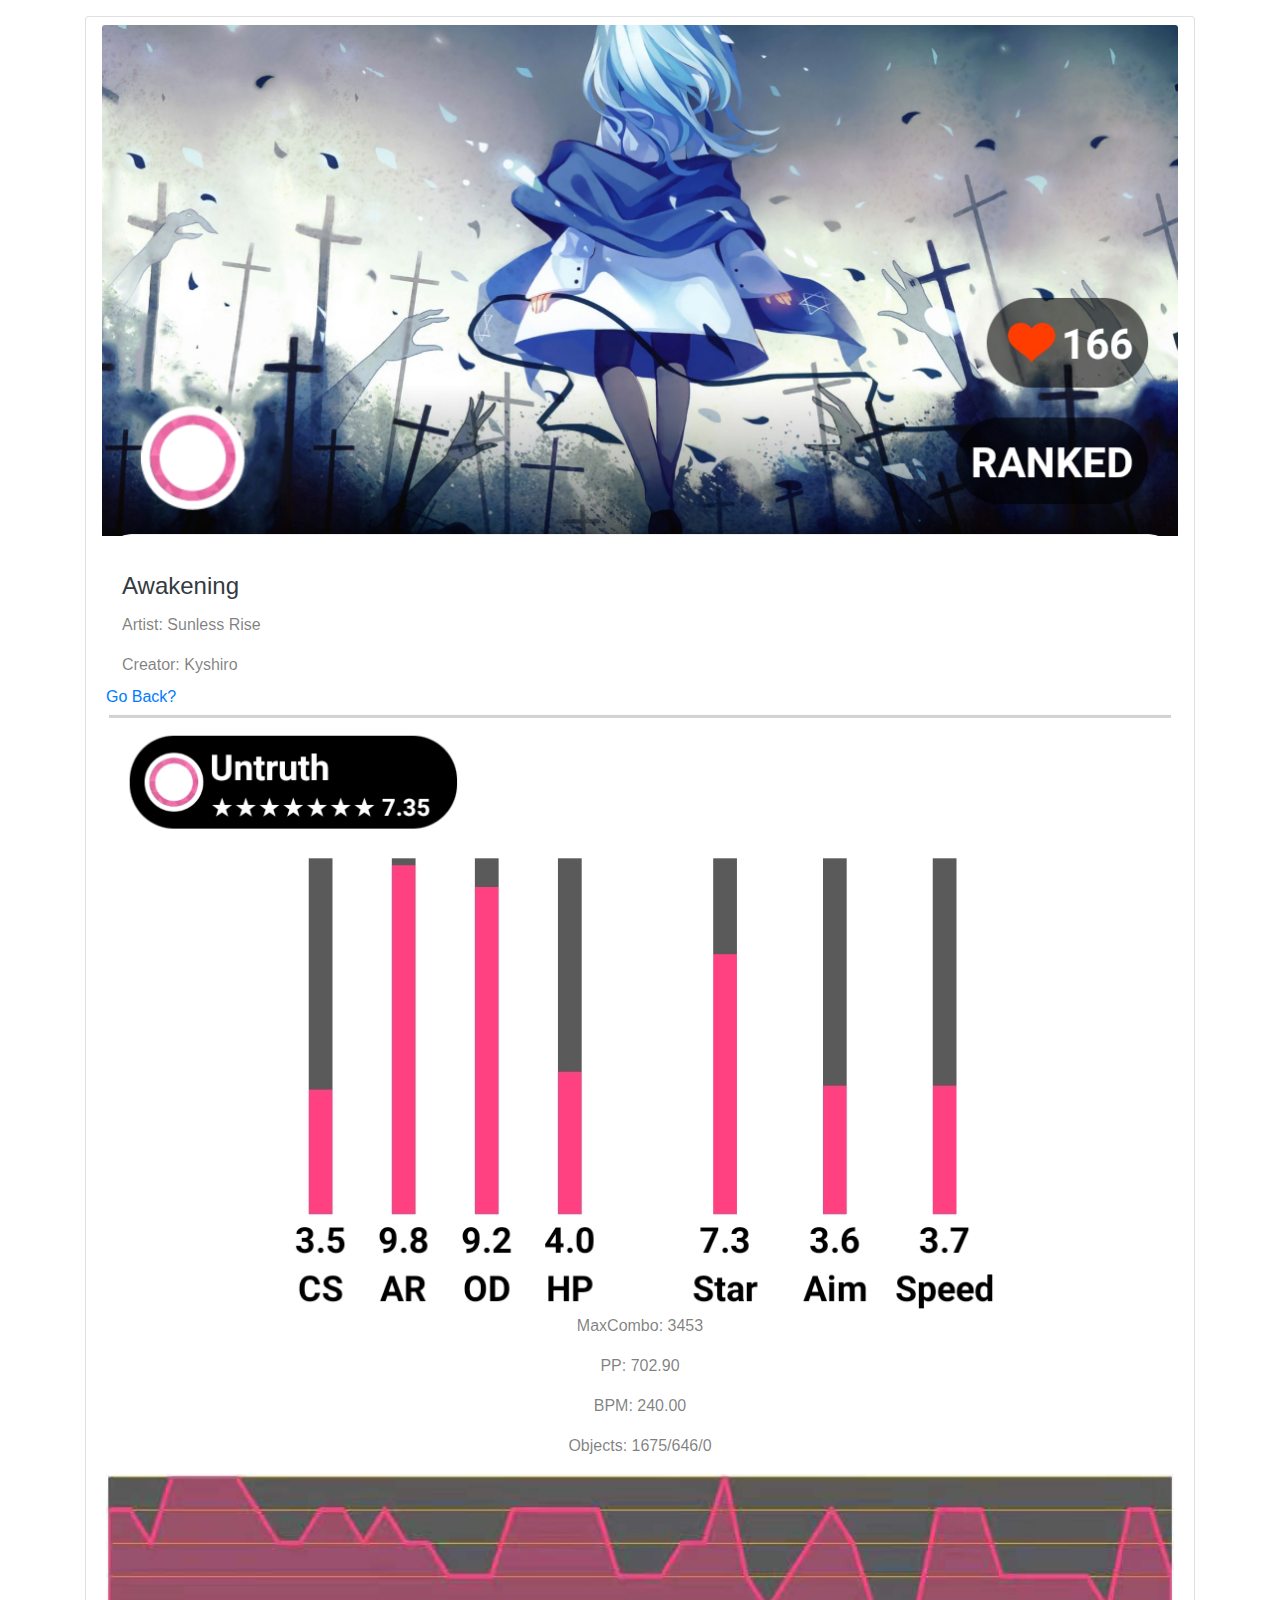
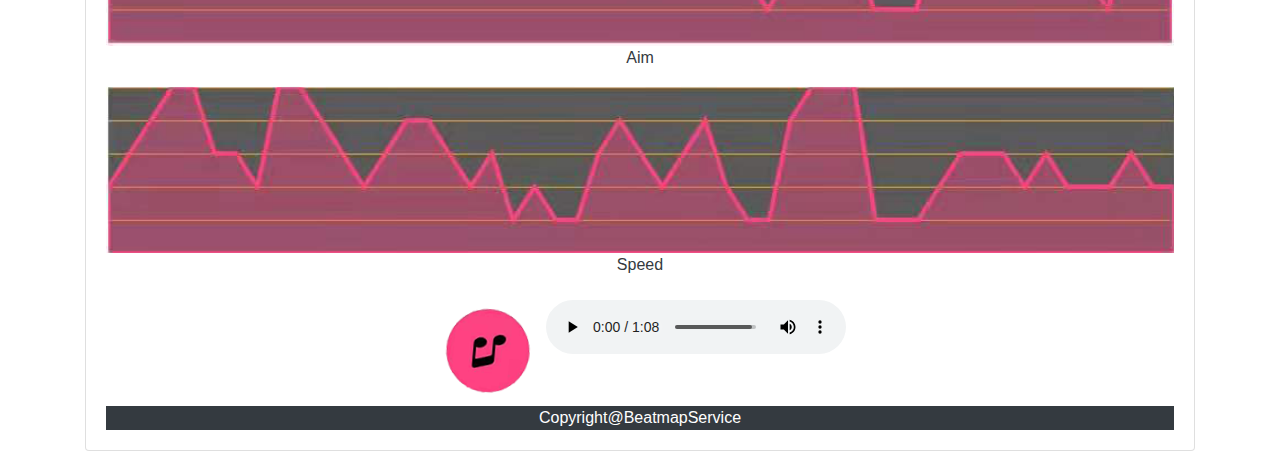
<file: Web APP/beatmapdetail.html>
<!doctype html>
<html>
<head>
<meta charset="utf-8">
<meta name="viewport" content="width=device-width, initial-scale=1.0, user-scalable=no, maximum-scale=1.0">
<title>谱面</title>
<link rel="stylesheet" type="text/css" href="style.css"/>
<link rel="stylesheet" href="https://stackpath.bootstrapcdn.com/bootstrap/4.5.0/css/bootstrap.min.css">
<script type="text/javascript" src="https://code.jquery.com/jquery-3.5.1.min.js"></script>
<script src="popper.min.js"></script>
<script src="https://stackpath.bootstrapcdn.com/bootstrap/4.5.0/js/bootstrap.min.js"></script>
<script src="https://stackpath.bootstrapcdn.com/bootstrap/4.5.0/js/bootstrap.bundle.min.js"></script>
<script src="jquery-3.5.1.min.js"></script>
</head>

<body>
<div class="tab-content">
	<div class="container tab-pane active">
		<ul class="nav row">
			<li class="nav-item col-sm-12 col-lg-12 col-md-12">
			<a class="nav-link" href="#">
			<div class="card">
				<img class="card-img-top" src="images/detail1.png" alt="Card image">
				<div class="card-body">
					<h4 class="card-title text-dark">Awakening</h4>
					<p class="card-text text-black-50">Artist: Sunless Rise</p>
					<p class="card-text text-black-50">Creator: Kyshiro</p>
					<a href="beatmapservice.html">Go Back?</a>
					<img src="images/detail2.png" width="100%" height="100%" alt="">
					<div class="stayincenter">
					<p class="card-text text-black-50">MaxCombo: 3453</p>
					<p class="card-text text-black-50">PP: 702.90</p>
					<p class="card-text text-black-50">BPM: 240.00</p>
					<p class="card-text text-black-50">Objects: 1675/646/0</p>
					<img src="images/detail3.png" width="100%" height="100%" alt="">
					<p class="card-text text-dark">Aim</p>
					<img src="images/detail4.png" width="100%" height="100%" alt="">
					<p class="card-text text-dark">Speed</p>
					<img id="myCartoon" src="images/music.png" alt="">
					<script>
					//图片动画封装
					function SearchC(opts) {
						for(var i in SearchC.DEFAULTS) {
						  if (opts[i] === undefined) {
							opts[i] = SearchC.DEFAULTS[i];
						  }
						}
						this.opts = opts;
						this.timer = null;
						this.elem = document.getElementById(opts.elemId);
						this.startC();
					}
					SearchC.prototype.startC = function () {
						this.stopC();
						this.timer = setInterval(() => {
						  var startIndex = this.opts.startIndex;
						  if (startIndex == 360) {
							this.opts.startIndex = 0;
						  }
						  this.elem.style.transform = "rotate("+ (startIndex) +"deg)";
						  this.opts.startIndex += 5;
						}, this.opts.delay);
						setTimeout(() => {
						  this.stopC();
						}, this.opts.duration);
					}
					SearchC.prototype.stopC = function() {
						if (this.timer != null) {
						  clearInterval(this.timer);
						}
					}
					SearchC.DEFAULTS = {
						duration : 60000,
						delay : 200,
						direction : true,
						startIndex : 0,
						endIndex : 360
					}
					new SearchC({
					  elemId : "myCartoon",
					  delay : 20,
					});
					</script>
					<audio src="music/song.mp3" alt="" controls></audio>
					<div class="bg-dark text-center text-white">Copyright@BeatmapService</div>
					</div>
				</div>
			</div>
			</a>
			</li>
		</ul>
	</div>
</div>
</body>
</html>
</file>
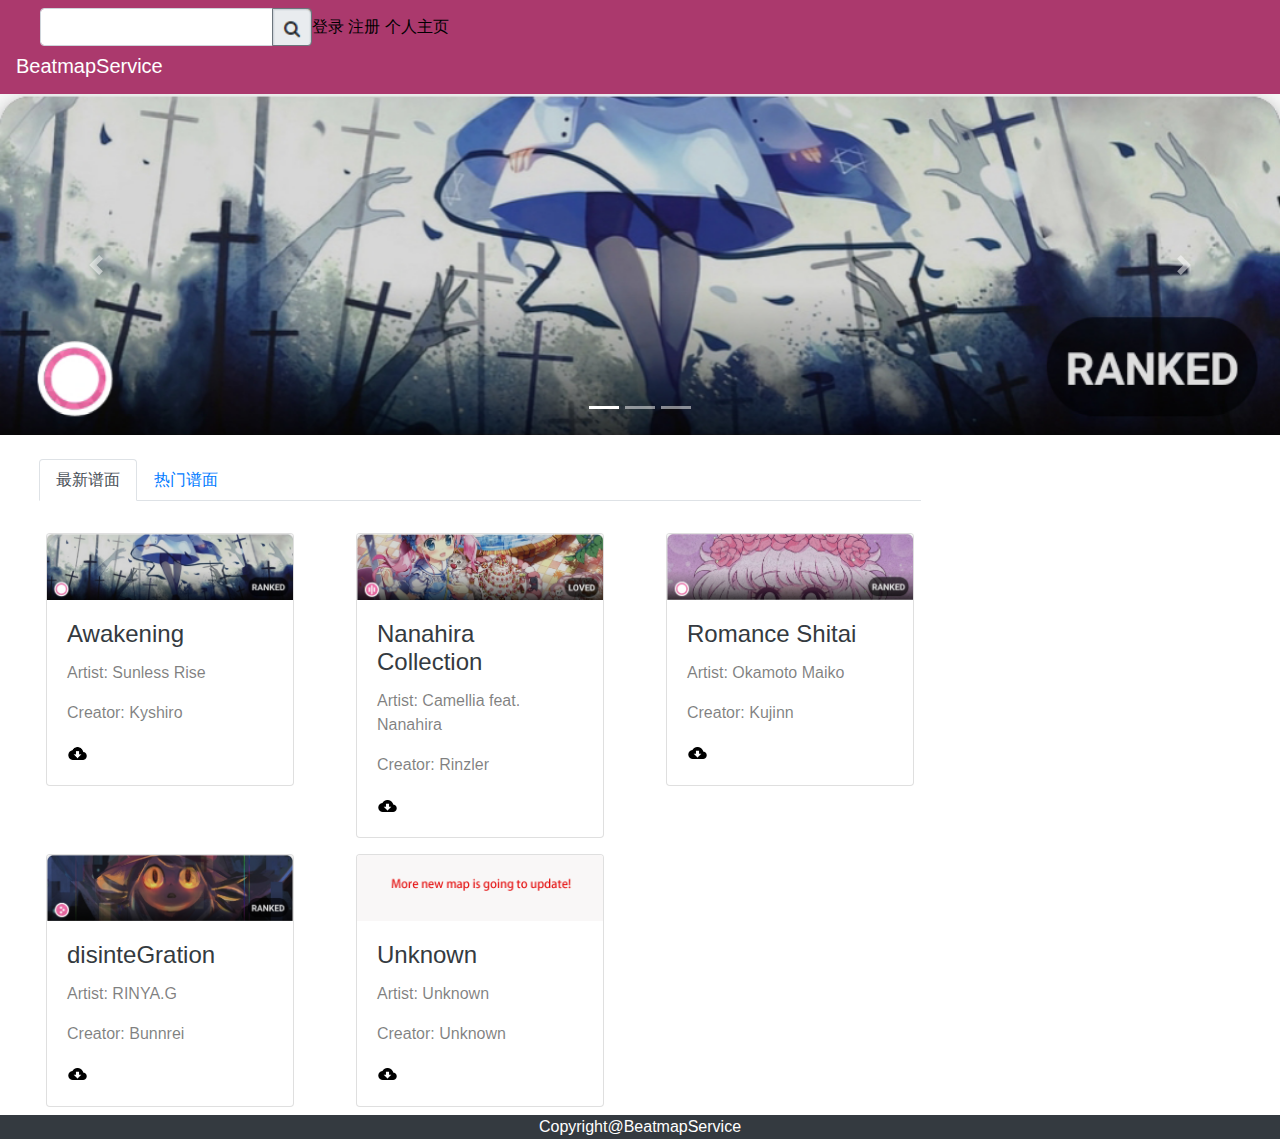
<file: Web APP/beatmapservice.html>
<!doctype html>
<html>
<head>
<meta charset="utf-8">
<meta name="viewport" content="width=device-width, initial-scale=1.0, user-scalable=no, maximum-scale=1.0">
<title>Beatmap</title>
<link rel="stylesheet" type="text/css" href="style.css"/>
<link rel="stylesheet" href="https://stackpath.bootstrapcdn.com/bootstrap/4.5.0/css/bootstrap.min.css">
<script type="text/javascript" src="https://code.jquery.com/jquery-3.5.1.min.js"></script>
<script src="popper.min.js"></script>
<script src="https://stackpath.bootstrapcdn.com/bootstrap/4.5.0/js/bootstrap.min.js"></script>
<script src="https://stackpath.bootstrapcdn.com/bootstrap/4.5.0/js/bootstrap.bundle.min.js"></script>
</head>

<body>
<!--导航栏-->
	<nav class="navbar navbar-expand-lg navbar-dark navcolor">
		<div>
		<!--首页部分-->
		<!--响应按钮-->
		<button class="navbar-toggler" type="button" data-toggle="collapse" data-target="#navbarSupportedContent" aria-controls="navbarSupportedContent" aria-expanded="false" aria-label="Toggle navigation">
			<span class="navbar-toggler-icon"></span>
       	</button>
        <div class="collapse navbar-collapse" id="navbarSupportedContent">
			<form class="form-inline my-10 my-lg-0">
				<div class="input-group ml-4">
					<input type="text" class="form-control"  aria-label="Recipient's username" aria-describedby="basic-addon2">
					<div class="input-group-append ">
					<button class="btn btn-outline-secondary pChange" type="button" data-toggle="modal" data-target="#exampleModalLong">
					</button>
					</div>
				</div>
			</form>
			<div class="acolor">
				<a href="login.html">登录</a>
				<a href="register.html">注册</a>
				<a href="personal.html">个人主页</a>
			</div>
			<!--搜索及模态框-->
			<div class="modal fade" id="exampleModalLong" tabindex="-1" role="dialog" aria-labelledby="exampleModalLongTitle" aria-hidden="true">
				<div class="modal-dialog" role="document">
					<div class="modal-content">
						<div class="modal-header">
							<h5 class="modal-title" id="exampleModalLongTitle">搜索</h5>
							<button type="button" class="close" data-dismiss="modal" aria-label="Close">
								<span aria-hidden="true">&times;</span>
							</button>
					    </div>
					<div class="modal-body">
						请输入谱面的UID：
						<input type="text">
					</div>
					<div class="modal-footer">
						<button type="button" class="btn btn-secondary btn-danger" data-dismiss="modal">关闭</button>
				    </div>
					</div>
				</div>
			</div>
			
		</div>
		<a class="navbar-brand" href="beatmapservice.html">
			BeatmapService
		</a>
		</div>
	</nav>
	<!--轮播图-->
	<div class="carousel slide" data-ride="Carousel" id="myCarousel">
		<ul class="carousel-indicators">
			<li data-target="#myCarousel" data-slide-to="0" class="active"></li>
			<li	data-target="#myCarousel" data-slide-to="1"></li>
			<li	data-target="#myCarousel" data-slide-to="2"></li> 
		</ul>
		<div class="carousel-inner">
			<div class="carousel-item active">
				<img src="images/map1.png" width="100%" height="100%" alt="/">
				<div class="carousel-caption"></div>
			</div>
			<div class="carousel-item">
				<img src="images/map2.png" width="100%" height="100%" alt="/">
				<div class="carousel-caption"></div>
			</div>
			<div class="carousel-item">
				<img src="images/map3.png" width="100%" height="100%" alt="/">
				<div class="carousel-caption"></div>
			</div>
		</div>
		<a class="carousel-control-prev" href="#myCarousel" data-slide="prev">
			<span class="carousel-control-prev-icon"></span>
		</a>
		<a class="carousel-control-next" href="#myCarousel" data-slide="next">
			<span class="carousel-control-next-icon"></span>
		</a>
	</div>
	<div class="col-md-9">
			<ul class="nav nav-tabs m-4" role="tablist">
				<li class="nav-item">
					<a class="nav-link active" data-toggle="tab" href="#new">最新谱面</a>
				</li>
				<li class="nav-item">
					<a class="nav-link" data-toggle="tab" href="#hot">热门谱面</a>
				</li>	 
			</ul>		
			<!--第一面，最新谱面-->
			<div class="tab-content">
			<div id="new" class="container tab-pane active">
				<ul class="nav row">
					<li class="nav-item col-sm-6 col-lg-4 col-md-6">
						<a class="nav-link" href="beatmapdetail.html">
						<div class="card">
							<img class="card-img-top" src="images/map1.png" alt="Card image">
							<div class="card-body">
								<h4 class="card-title text-dark">Awakening</h4>
								<p class="card-text text-black-50">Artist: Sunless Rise</p>
								<p class="card-text text-black-50">Creator: Kyshiro</p>
								<img src="images/dl.png"  width="10%" height="10%" alt="">
							</div>
						</div>
						</a>
					</li>
					<li class="nav-item  col-sm-6 col-lg-4 col-md-6">
						<a class="nav-link text-black" href="#">
						<div class="card">
							<img class="card-img-top" src="images/map2.png" alt="Card image">
							<div class="card-body">
								<h4 class="card-title text-dark">Nanahira Collection</h4>
								<p class="card-text text-black-50">Artist: Camellia feat. Nanahira</p>
								<p class="card-text text-black-50">Creator: Rinzler</p>
								<img src="images/dl.png"  width="10%" height="10%" alt="">
							</div>
						</div>
						</a>
					</li>
					<li class="nav-item  col-sm-6 col-lg-4 col-md-6">
						<a class="nav-link text-black" href="#">
						<div class="card">
						<img class="card-img-top" src="images/map3.png" alt="Card image">
							<div class="card-body">
								<h4 class="card-title text-dark">Romance Shitai</h4>
								<p class="card-text text-black-50">Artist: Okamoto Maiko</p>
								<p class="card-text text-black-50">Creator: Kujinn</p>
								<img src="images/dl.png"  width="10%" height="10%" alt="">
							</div>
						</div>
						</a>
					</li>
					<li class="nav-item col-sm-6 col-lg-4 col-md-6">
						<a class="nav-link text-black" href="#">
						<div class="card">
						<img class="card-img-top" src="images/map4.png"  height="100%" alt="Card image">
							<div class="card-body">
								<h4 class="card-title text-dark">disinteGration</h4>
								<p class="card-text text-black-50">Artist: RINYA.G</p>
								<p class="card-text text-black-50">Creator: Bunnrei</p>
								<img src="images/dl.png"  width="10%" height="10%" alt="">
							</div>
						</div>
						</a>
					</li>
					<li class="nav-item col-sm-6 col-lg-4 col-md-6">
						<a class="nav-link text-black" href="#">
						<div class="card">
						<img class="card-img-top" src="images/mapupdate.png" alt="Card image">
							<div class="card-body">
								<h4 class="card-title text-dark">Unknown</h4>
								<p class="card-text text-black-50">Artist: Unknown</p>
								<p class="card-text text-black-50">Creator: Unknown</p>
								<img src="images/dl.png"  width="10%" height="10%" alt="">
							</div>
						</div>
						</a>
					</li>
				</ul>
			</div>
			<!--第二面，热门谱面-->
			<div id="hot" class="container tab-pane fade">
				<ul class="nav row">
					<li class="nav-item  col-sm-6 col-lg-4 col-md-6">
						<a class="nav-link" href="#">
						<div class="card">
							<img class="card-img-top" src="images/map5.png" alt="Card image">
							<div class="card-body">
								<h4 class="card-title text-dark">Matasaburo</h4>
								<p class="card-text text-black-50">Artist: Yorushika</p>
								<p class="card-text text-black-50">Creator: Rosiie</p>
								<img src="images/dl.png"  width="10%" height="10%" alt="">
							</div>
						</div>
						</a>
					</li>
					<li class="nav-item  col-sm-6 col-lg-4 col-md-6">
						<a class="nav-link text-black" href="#">
						<div class="card">
							<img class="card-img-top" src="images/map6.png" alt="Card image">
							<div class="card-body">
								<h4 class="card-title text-dark">Isshun no Qualia</h4>
								<p class="card-text text-black-50">Artist: Chata & Shimotsuki Haruka</p>
								<p class="card-text text-black-50">Creator: wyrio</p>
								<img src="images/dl.png"  width="10%" height="10%" alt="">
							</div>
						</div>
						</a>
					</li>
					<li class="nav-item  col-sm-6 col-lg-4 col-md-6">
						<a class="nav-link text-black" href="#">
						<div class="card">
							<img class="card-img-top" src="images/mapupdate.png" alt="Card image">
							<div class="card-body">
								<h4 class="card-title text-dark">Unknown</h4>
								<p class="card-text text-black-50">Artist: Unknown</p>
								<p class="card-text text-black-50">Creator: Unknown</p>
								<img src="images/dl.png"  width="10%" height="10%" alt="">
							</div>
						</div>
						</a>
					</li>
				</ul>
			</div>        
		</div>
	</div>
<div class="bg-dark text-center text-white">Copyright@BeatmapService</div>
</body>
</html>
</file>
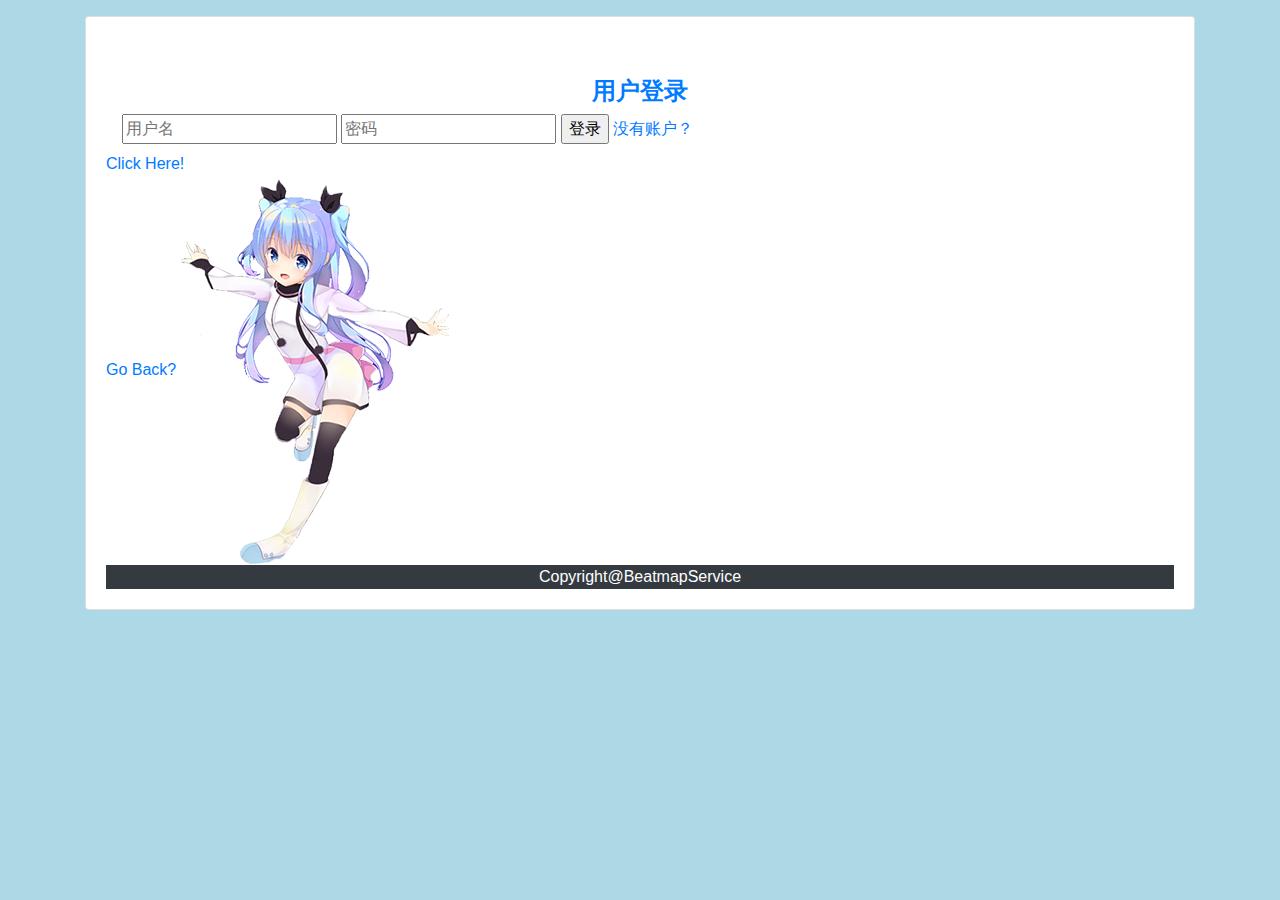
<file: Web APP/login.html>
<!doctype html>
<html>
<head>
<meta charset="utf-8">
<meta name="viewport" content="width=device-width, initial-scale=1.0, user-scalable=no, maximum-scale=1.0">
<title>登录</title>
<link rel="stylesheet" href="https://stackpath.bootstrapcdn.com/bootstrap/4.5.0/css/bootstrap.min.css">
<script type="text/javascript" src="https://code.jquery.com/jquery-3.5.1.min.js"></script>
<script src="popper.min.js"></script>
<script src="https://stackpath.bootstrapcdn.com/bootstrap/4.5.0/js/bootstrap.min.js"></script>
<script src="https://stackpath.bootstrapcdn.com/bootstrap/4.5.0/js/bootstrap.bundle.min.js"></script>
<script src="jquery-3.5.1.min.js"></script>
<script src="LoginIn.js"></script>
<style>
body{
	
	/*向右的渐变颜色*/
	background-image: linear-gradient(to right,lightblue,lightblue);
}
</style>
</head>

<body>
<div class="col-sm-12 col-lg-12 col-md-12">
	<div class="tab-content">
		<div id="login" class="container tab-pane active">
		<ul class="nav row">
		<li class="nav-item col-sm-12 col-lg-12 col-md-12">
		<a class="nav-link">
		<div class="card">
			<div class="card-body">
			<div class="stayincenter">
				<h4 align="center"><strong>用户登录</strong></h4>
				<input type="text" name="username" id="Myusername" placeholder="用户名" />
				<input type="password" name="password" id="Mypassword" placeholder="密码" />
				<input class="button" type="button" name="Mybutton" id="myButton" value="登录" onClick="return Loginfun()">
				没有账户？<a href="register.html">Click Here!</a>
				<br><a href="beatmapservice.html">Go Back?</a>
				<img src="images/l1.png" alt="">
				<div class="bg-dark text-center text-white">Copyright@BeatmapService</div>
			</div>
			</div>
		</div>
		</a>
		</li>
		</ul>
		</div>
	</div>
</div>
</body>
</html>
</file>
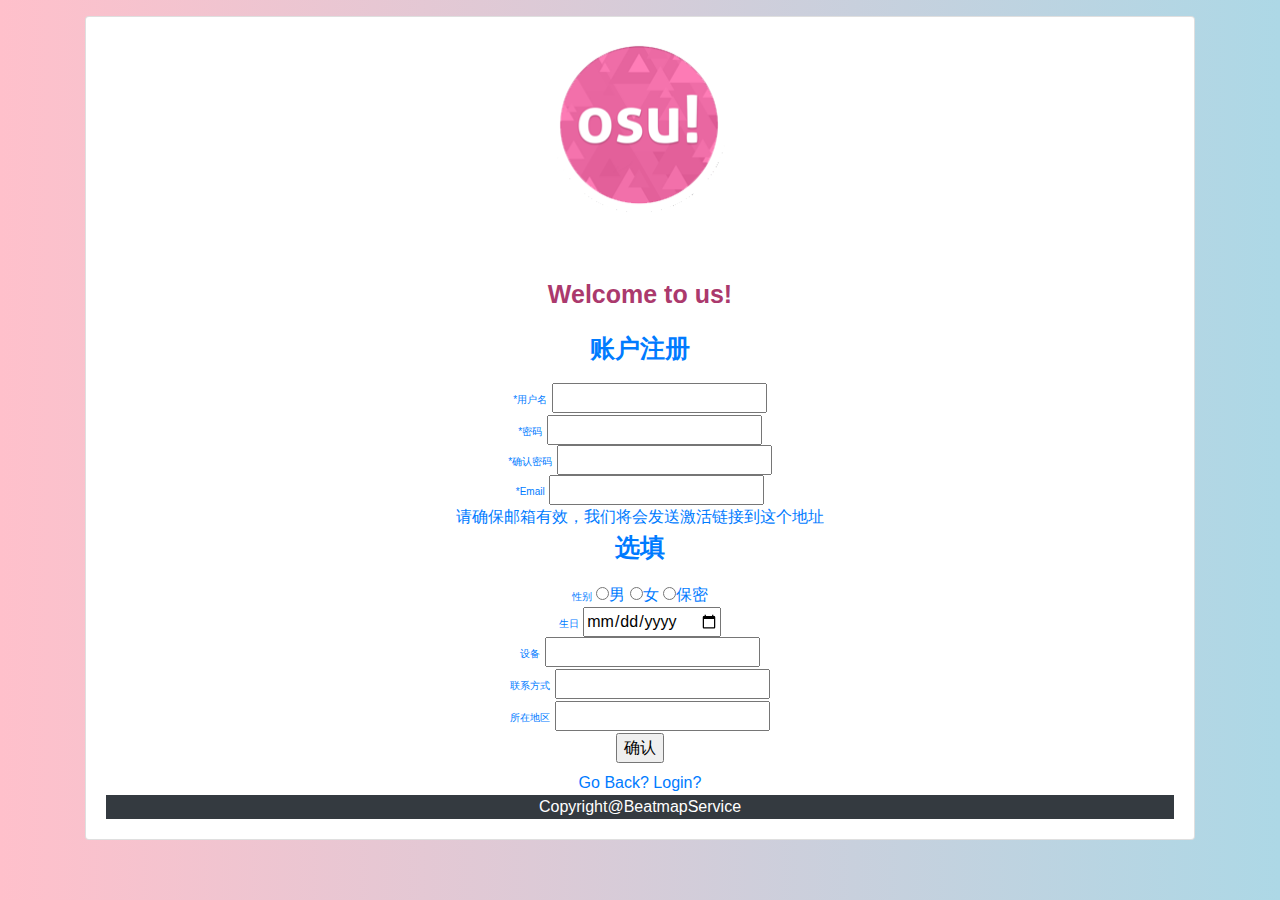
<file: Web APP/register.html>
<!doctype html>
<html>
<head>
<meta charset="utf-8">
<meta name="viewport" content="width=device-width, initial-scale=1.0, user-scalable=no, maximum-scale=1.0">
<title>注册</title>
<link rel="stylesheet" type="text/css" href="style.css"/>
<link rel="stylesheet" href="https://stackpath.bootstrapcdn.com/bootstrap/4.5.0/css/bootstrap.min.css">
<script type="text/javascript" src="https://code.jquery.com/jquery-3.5.1.min.js"></script>
<script src="popper.min.js"></script>
<script src="https://stackpath.bootstrapcdn.com/bootstrap/4.5.0/js/bootstrap.min.js"></script>
<script src="https://stackpath.bootstrapcdn.com/bootstrap/4.5.0/js/bootstrap.bundle.min.js"></script>
<script src="jquery-3.5.1.min.js"></script>
<script src="register.js"></script>
<style>
	
	body {
		background-image: linear-gradient(to right,pink,lightblue);
}
</style>
</head>

<body>
<div class="col-sm-12 col-lg-12 col-md-12">
<form action="mailto:ivan@qq.com?subject=注册信息" method="post" name="myForm" id="Myform" onsubmit="return registerfun();">
	<div class="tab-content">
		<div id="std" class="container tab-pane active">
		<ul class="nav row">
			<li class="nav-item col-sm-12 col-lg-12 col-md-12">
			<a class="nav-link">
			<div class="card">
				<img class="card-img-top" src="images/OSU.png" alt="Card image">
				<div class="card-body">
					<div class="stayincenter">
					<p class="pcolor"><span><strong style="font-size: 25px">Welcome to us!</strong></span></p>
					<p><strong style="font-size: 25px">账户注册</strong></p>
					<label for="Myname" style="font-size: 10px">*用户名</label>
					<input type="text" name="myName" id="Myname"><br>
					<span style="font-size: 10px">*密码</span>
					<input type="password" name="myPassword1" id="Mypassword1" class="text"><br>
					<span style="font-size: 10px">*确认密码</span>
					<input type="password" name="myPassword2" id="Mypassword2" class="text"><br>
					<span style="font-size: 10px">*Email</span>
					<input type="email" name="myEmail" id="Myemail" class="text">
					<br><span style="">请确保邮箱有效，我们将会发送激活链接到这个地址</span>
					<p><strong style="font-size: 25px">选填</strong></p>
					<span style="font-size: 10px">性别</span>
					<input type="radio" name="Mysex" value="M">男
					<input type="radio" name="Mysex" value="F">女
					<input type="radio" name="Mysex" value="N">保密<br>
					<span style="font-size: 10px">生日</span>
					<input type="date" name="myBirthday" id="Mybirthday" class="text"><br>
					<label for="Mydevice" style="font-size: 10px">设备</label>
					<input type="text" name="myDevice" id="Mydevice" class="text"><br>
					<label for="Mycontact" style="font-size: 10px">联系方式</label>
					<input type="text" name="myContact" id="Mycontact" class="text"><br>
					<label for="Myarea" style="font-size: 10px">所在地区</label>
					<input type="text" name="myArea" id="Myarea" class="text"><br>
					<input type="submit" class="button" value="确认">
					<a href="beatmapservice.html">Go Back?</a>
					<a href="login.html">Login?</a>
					<div class="bg-dark text-center text-white">Copyright@BeatmapService</div>
					</div>
				</div>
			</div>
			</a>
			</li>
		</ul>
		</div>
	</div>
	
		
	</form>
	</div>
</body>
</html>
</file>
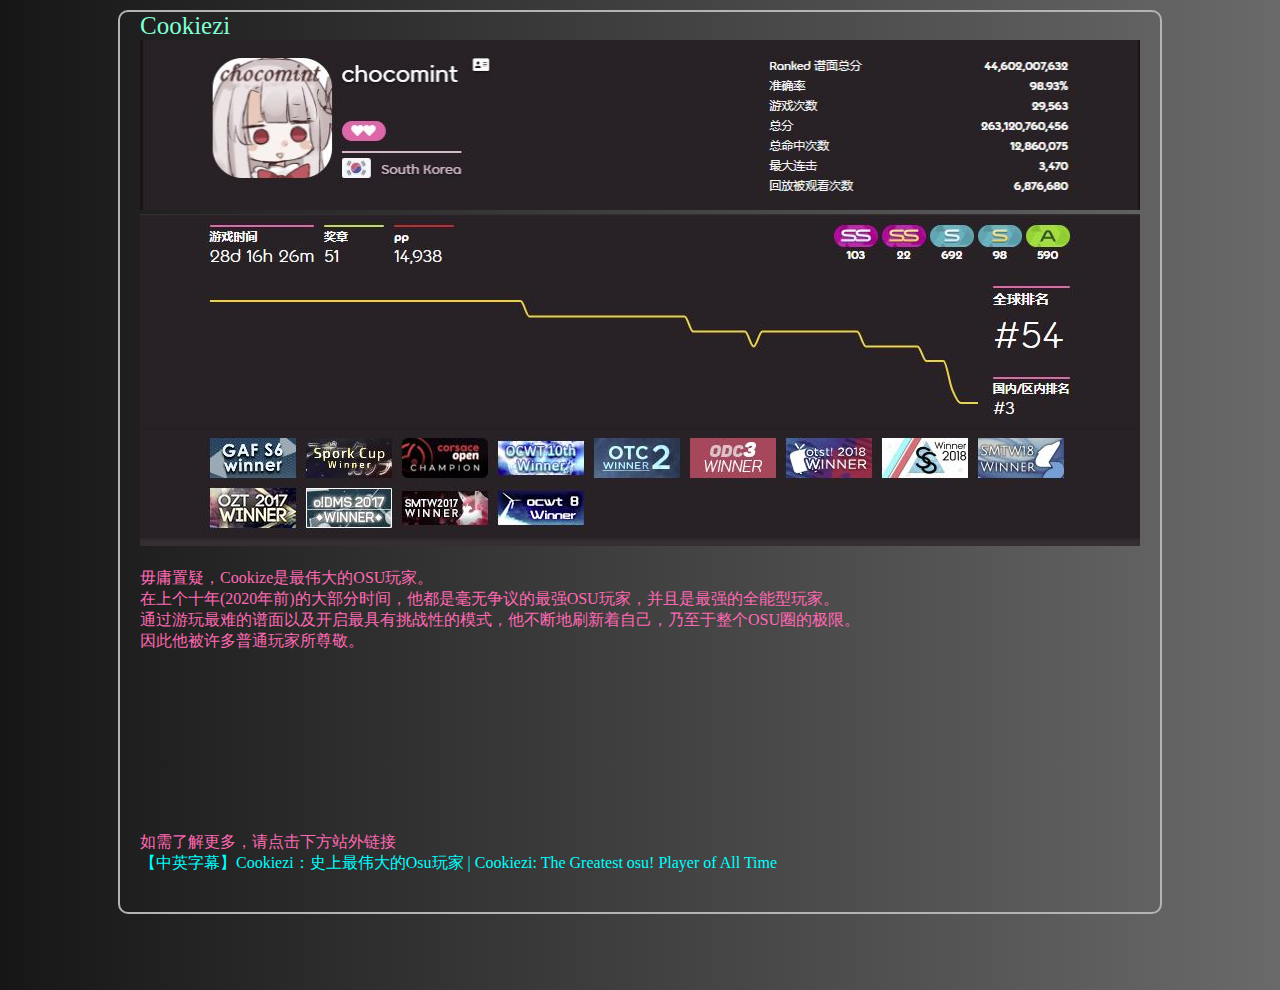
<file: OI/其它页面/famous.html>
<!doctype html>
<html>
<head>
<meta charset="utf-8">
<title>名人介绍</title>
<link rel="stylesheet" type="text/css" href="famous.css"/>
</head>

<body>
<div class="whole">
	<div class="cover1">
		<div class="kanban">
			<img src="../图片/其它页面图片/3.png" width="120" height="120" alt=""/>
			<div class="type1">
				<br><a href="../主页/index.html">返回主页?</a>
				<br><a href="#">其它名人?</a>
			</div>
		</div>
		<div class="cover2">
			<p style="font-size: 25px; color: aquamarine">Cookiezi</p>
			<img src="../图片/其它页面图片/1.JPG" width="1000" height="170" alt=""/>
			<img src="../图片/其它页面图片/2.JPG" width="1000" height="332" alt=""/>
			<div class="type">
				<br>
				<p>毋庸置疑，Cookize是最伟大的OSU玩家。</p>
				<p>在上个十年(2020年前)的大部分时间，他都是毫无争议的最强OSU玩家，并且是最强的全能型玩家。</p>
				<p>通过游玩最难的谱面以及开启最具有挑战性的模式，他不断地刷新着自己，乃至于整个OSU圈的极限。</p>
				<p>因此他被许多普通玩家所尊敬。</p>
			</div>
			<div class="type1">
				<br><br><br><br><br><br><br><br><br><br>
				<p>如需了解更多，请点击下方站外链接</p>
				<a href="https://www.bilibili.com/video/BV1Zt411K7r9/?spm_id_from=333.788.videocard.6">
					【中英字幕】Cookiezi：史上最伟大的Osu玩家 | Cookiezi: The Greatest osu! Player of All Time
				</a>
			</div>
		</div>
	</div>
</div>
</body>
</html>
</file>
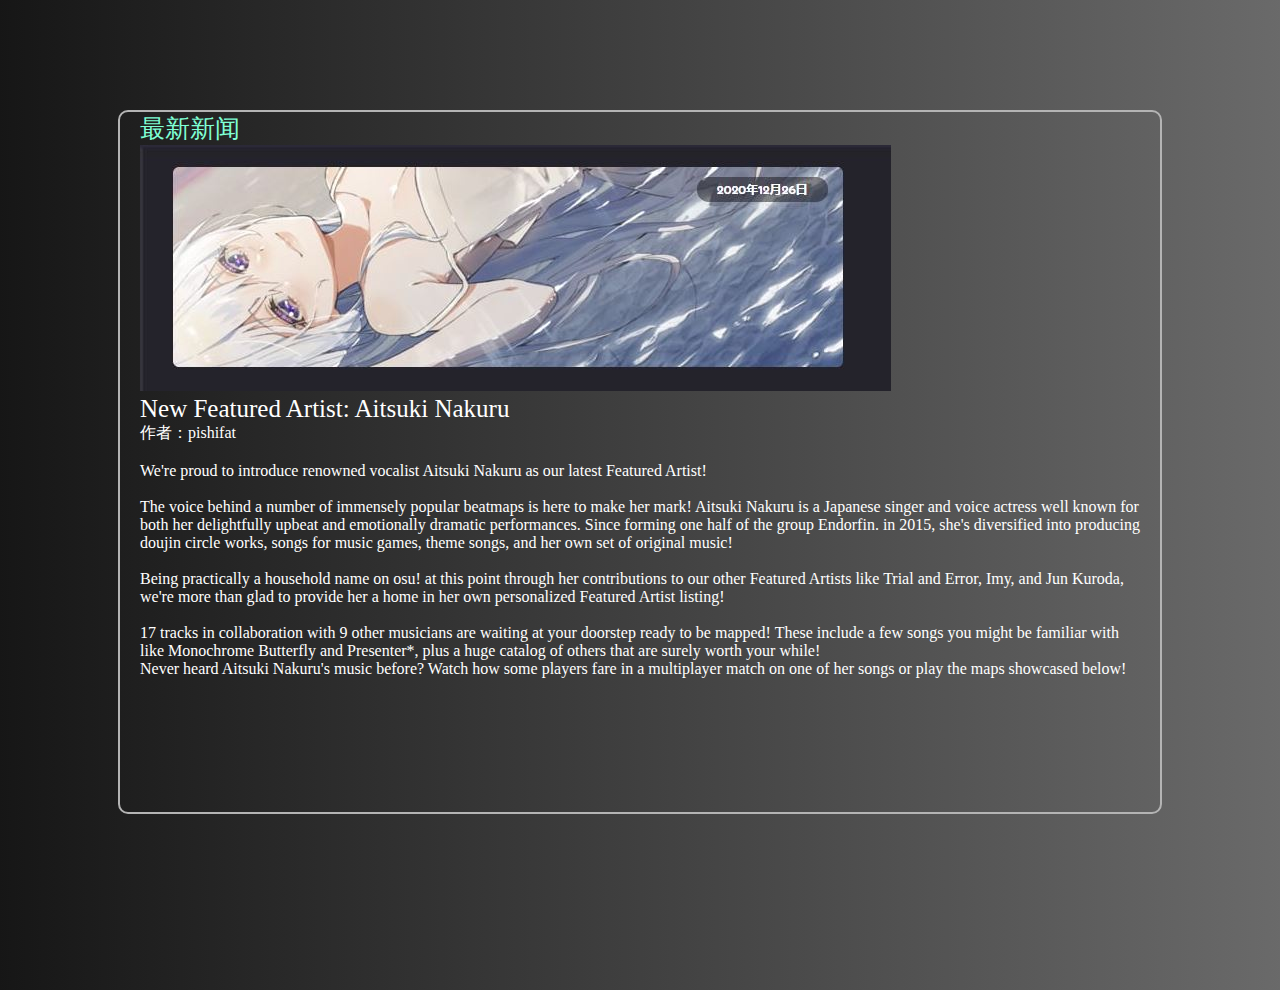
<file: OI/其它页面/news.html>
<!doctype html>
<html>
<head>
<meta charset="utf-8">
<title>新闻推送</title>
<link rel="stylesheet" type="text/css" href="news.css"/>
</head>

<body>
<div class="whole">
	<div class="cover1">
		<div class="kanban">
			<img src="../图片/其它页面图片/3.png" width="120" height="120" alt=""/>
			<div class="type1">
				<br><a href="../主页/index.html">返回主页?</a>
				<br><a href="#">更多新闻?</a>
			</div>
		</div>
		<div class="cover2">
			<p style="font-size: 25px; color: aquamarine">最新新闻</p>
			<img src="../图片/其它页面图片/4.JPG" width="751" height="246" alt=""/>
			<div class="type">
				<p style="font-size: 25px">New Featured Artist: Aitsuki Nakuru</p>
				<p>作者：pishifat</p>
				<br>
				<p>We're proud to introduce renowned vocalist Aitsuki Nakuru as our latest Featured Artist!</p>
				<br>
				<p>
				   The voice behind a number of immensely popular beatmaps is here to make her mark! Aitsuki Nakuru is a Japanese singer and voice actress well known for both her delightfully upbeat and emotionally dramatic performances. Since forming one half of the group Endorfin. in 2015, she's diversified into producing doujin circle works, songs for music games, theme songs, and her own set of original music!
				</p>
				<br>
				<p>
				   Being practically a household name on osu! at this point through her contributions to our other Featured Artists like Trial and Error, Imy, and Jun Kuroda, we're more than glad to provide her a home in her own personalized Featured Artist listing!
				</p>
				<br>
				<p>
				   17 tracks in collaboration with 9 other musicians are waiting at your doorstep ready to be mapped! These include a few songs you might be familiar with like Monochrome Butterfly and Presenter*, plus a huge catalog of others that are surely worth your while!
                </p>	
				<p>
				   Never heard Aitsuki Nakuru's music before? Watch how some players fare in a multiplayer match on one of her songs or play the maps showcased below!
				</p>	
			</div>
		</div>
	</div>
</div>
</body>
</html>
</file>
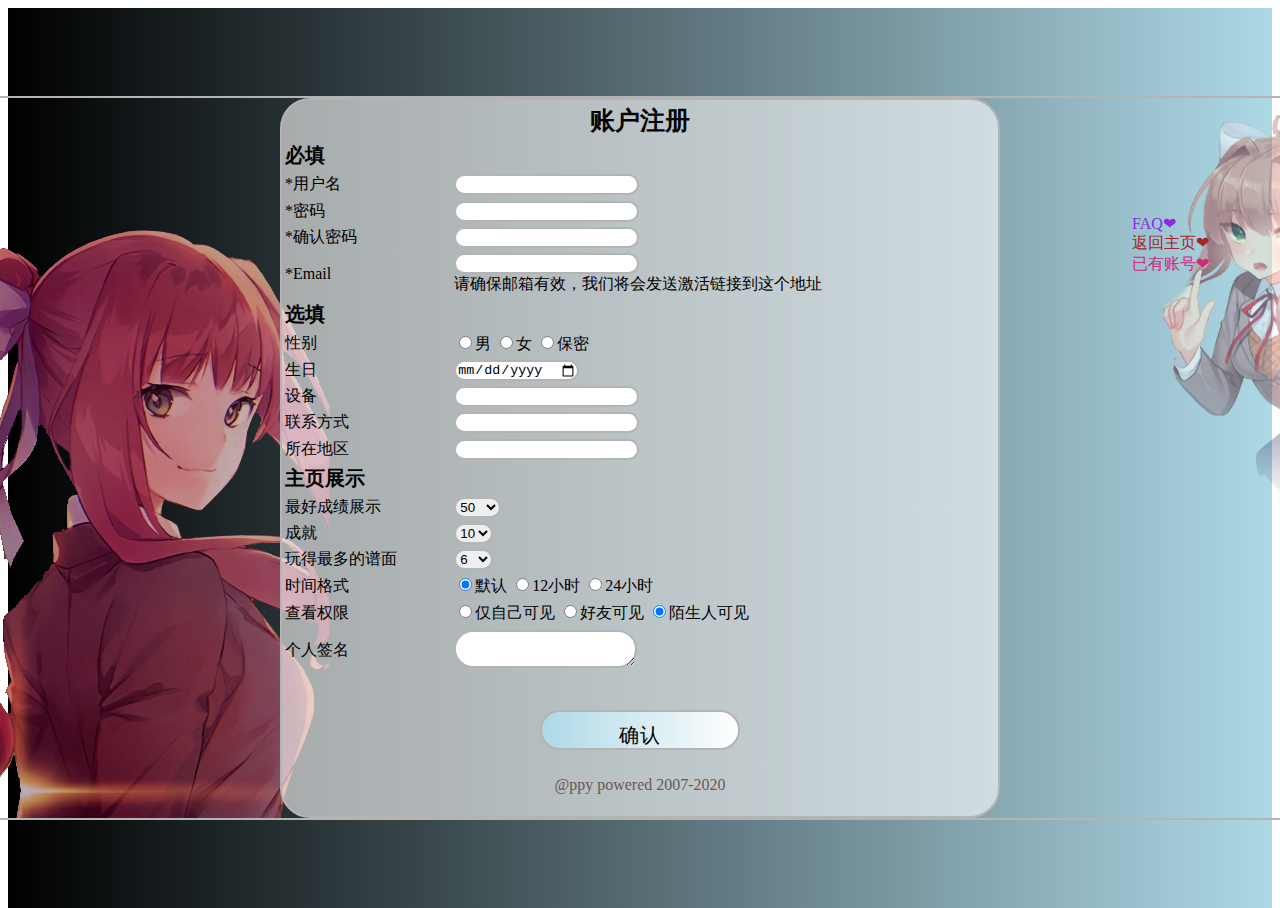
<file: OI/注册页/register.html>
<!doctype html>
<html>
<head>
<link rel="stylesheet" href="registerCss.css"/>
<meta http-equiv="Content-Type" content="text/html; charset=utf-8">
<title>注册</title>
<script src="register.js"></script>
</head>

<body>
<div class="whole">
	<div class="outside">
		<div class="inside">
		  <form action="mailto:ivan@qq.com?subject=注册信息" method="post" name="myForm" id="Myform" onsubmit="return registerfun();">
				<table width="720" height="720" align="center" bordercolor="#E0E0E0" background="../图片/注册页图片/表单背景.png" class="text">
					<tr>
						<td colspan="3" align="center" ><strong style="font-size: 25px">账户注册</strong></td>
					</tr>
					<tr>
						<td colspan="3"><strong style="font-size: 20px">必填</strong></td>
					</tr>
					<tr>
						<td><label for="Myname" style="">*用户名</label></td>
						<td colspan="2"><input type="text" name="myName" id="Myname" class="text"></td>
					</tr>
					<tr>
						<td><span style="">*密码</span></td>
						<td colspan="2"><input type="password" name="myPassword1" id="Mypassword1" class="text"></td>
					</tr>
					<tr>
						<td><span style="">*确认密码</span></td>
						<td colspan="2"><input type="password" name="myPassword2" id="Mypassword2" class="text"></td>
					</tr>
					<tr>
						<td><span style="">*Email</span></td>
						<td colspan="2">
							<input type="email" name="myEmail" id="Myemail" class="text">
							<br><span style="">请确保邮箱有效，我们将会发送激活链接到这个地址</span>
						</td>
					</tr>
					<tr>
						<td colspan="3"><strong style="font-size: 20px">选填</strong></td>
					</tr>
					<tr>
						<td><span style="">性别</span></td>
						<td colspan="2">
							<input type="radio" name="Mysex" value="M">男
							<input type="radio" name="Mysex" value="F">女
							<input type="radio" name="Mysex" value="N">保密
						</td>
					</tr>
					<tr>
						<td><span style="">生日</span></td>
						<td colspan="2"><input type="date" name="myBirthday" id="Mybirthday" class="text"></td>
					</tr>
					<tr>
						<td><label for="Mydevice" style="">设备</label></td>
						<td colspan="2"><input type="text" name="myDevice" id="Mydevice" class="text"></td>
					</tr>
					<tr>
						<td><label for="Mycontact" style="">联系方式</label></td>
						<td colspan="2"><input type="text" name="myContact" id="Mycontact" class="text"></td>
					</tr>
					<tr>
						<td><label for="Myarea" style="">所在地区</label></td>
						<td colspan="2"><input type="text" name="myArea" id="Myarea" class="text"></td>
					</tr>
					<tr>
						<td colspan="3"><strong style="font-size: 20px">主页展示</strong></td>
					</tr>
					<tr>
						<td><span style="" >最好成绩展示</span></td>
						<td colspan="2"><select name="Grade" size="1" class="text">
							<option value="G1">10</option>
							<option value="G2">20</option>
							<option value="G3">30</option>
							<option value="G4">40</option>
							<option value="G5" selected="selected">50</option>
							<option value="G6">60</option>
							<option value="G5">70</option>
							<option value="G6">80</option>
							<option value="G5">90</option>
							<option value="G6">100</option>
						</select></td>
					</tr>
					<tr>
						<td><span style="">成就</span></td>
						<td colspan="2"><select name="Achievement" size="1" class="text">
							<option value="A1">5</option>
							<option value="A2" selected="selected">10</option>
							<option value="A3">15</option>
							<option value="A4">20</option>
							<option value="A5">25</option>
							<option value="A6">30</option>
						</select></td>
					</tr>
					<tr>
						<td><span style="">玩得最多的谱面</span></td>
						<td colspan="2"><select name="Map" size="1" class="text">
							<option value="M1">4</option>
							<option value="M2" selected="selected">6</option>
							<option value="M3">8</option>
							<option value="M4">10</option>
							<option value="M5">12</option>
							<option value="M6">14</option>
						</select></td>
					</tr>
					<tr>
						<td><span style="">时间格式</span></td>
						<td colspan="2">
							<input type="radio" name="Datestyle" value="same" checked="checked">默认
							<input type="radio" name="Datestyle" value="12style">12小时
							<input type="radio" name="Datestyle" value="24style">24小时
						</td>
					</tr>
						<tr>
						<td><span style="">查看权限</span></td>
						<td colspan="2">
							<input type="radio" name="Authority" value="yourself">仅自己可见
							<input type="radio" name="Authority" value="friend">好友可见
							<input type="radio" name="Authority" value="everyone" checked="checked">陌生人可见
						</td>
					</tr>
					<tr>
						<td><span style="">个人签名</span></td>
						<td colspan="2"><textarea name="Yours" class="text"></textarea></td>
					</tr>
					<tr>
						<td colspan="3" align="center">
							<input type="submit" class="button" value="确认">
							<br><footer><p style="color: #6C5656">@ppy powered 2007-2020</p></footer>
						</td>
					</tr>
				</table>
			</form>
			<div class="betweenside">
				<p class="tips">
					<span style="color: blueviolet" >FAQ❤</span>
					<br><a style="color: #AA2426" href="../主页/index.html">返回主页❤</a>
					<br><a style="color: #D02881" href="../登录页/Login.html">已有账号❤</a>
				</p>
			</div>
		</div>
	</div>
</div>
</body>
</html>
</file>
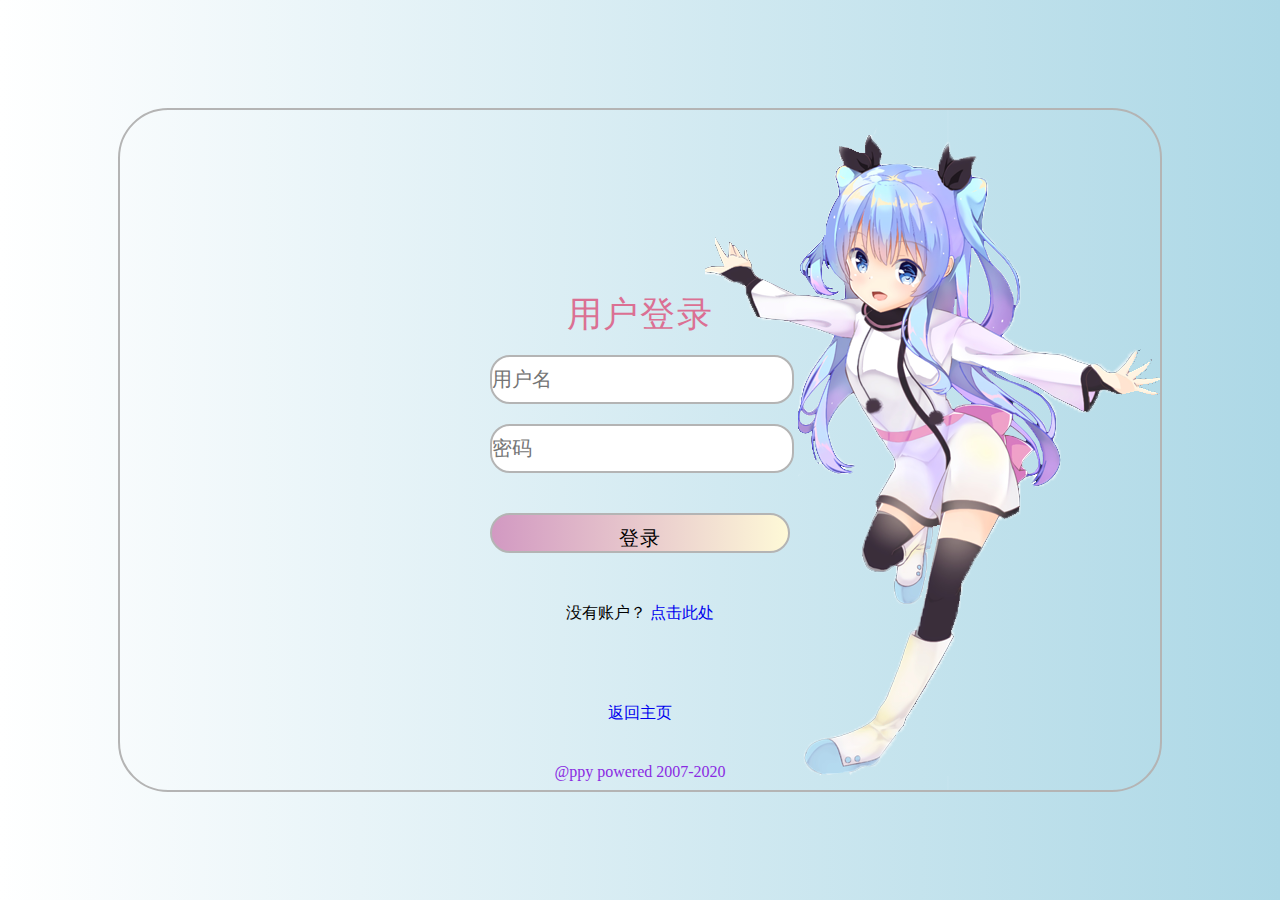
<file: OI/登录页/Login.html>
<!doctype html>
<html>
<head>
<link rel="stylesheet" href="Login.css"/>
<meta charset="utf-8">
<title>登录</title>
<script src="LoginIn.js"></script>
</head>

<body>
	<div class="whole">
		<div class="outside">
			<div class="inside">
				<div class="title">用户登录</div>
				<div class="text">
					<input type="text" name="username" id="Myusername" placeholder="用户名" class="username"/>
					<input type="password" name="password" id="Mypassword" placeholder="密码" class="password"/>
				</div>
				<div>
					<input class="button" type="button" name="Mybutton" id="myButton" value="登录" onClick="return Loginfun()">
				</div>
				<div class="nets">没有账户？
					<a href="../注册页/register.html">点击此处</a>
					<br><a href="../主页/index.html">返回主页</a>
				</div>
				<div><footer><p align="center" style="color: blueviolet">@ppy powered 2007-2020</p></footer></div>
			</div>
		</div>
	</div>
</body>
</html>
</file>
<file: Web APP/style.css>
.stayincenter{ text-align: center;}

.bcolor{ background-color:#2B2227; }

.navcolor { background-color:#AB396D; }

.pcolor span{ color: #AB396D; }

.acolor a{ color:  black; }

.pChange{ background: url("images/search.png"); background-size: cover; background-repeat: no-repeat; width: 40px;}
</file>
<file: OI/其它页面/famous.css>
*{	padding: 0;
	margin: 0;
}

html{
	height: 100%;
}

body{
	height: 100%;
}

.whole{
	height: 100%;
	/*向右的渐变颜色*/
	background-image: linear-gradient(to right,black,grey);
}

.cover1{
	width: 1920px;
	height: 1080px;
	background-image: linear-gradient(to right,black,grey);
	position: relative;
	left: 50%;
	top: 50%;
	transform: translate(-50%,-50%);
	padding: 0 20px;
}

.cover2{
	width: 1000px;
	height: 900px;
	position: relative;
	left: 50%;
	top: 28%;
	transform: translate(-50%,-50%);
	border-radius: 10px;
	border: 2px solid #B4B4B4;
	padding: 0 20px;
}

.kanban{
	width: 250px;
	height: 250px;
	position: relative;
	left: 10%;
	top: 25%;
	transform: translate(-50%,-50%);
	padding: 0 20px;
}

.type{
	color: hotpink;
}

.type1{
	color: hotpink;
}

.type1 a{
	text-decoration: none;
	color: aqua;
}
</file>
<file: OI/其它页面/news.css>
*{	padding: 0;
	margin: 0;
}

html{
	height: 100%;
}

body{
	height: 100%;
}

.whole{
	height: 100%;
	/*向右的渐变颜色*/
	background-image: linear-gradient(to right,black,grey);
}

.cover1{
	width: 1920px;
	height: 1080px;
	background-image: linear-gradient(to right,black,grey);
	position: relative;
	left: 50%;
	top: 50%;
	transform: translate(-50%,-50%);
	padding: 0 20px;
}

.cover2{
	width: 1000px;
	height: 700px;
	position: relative;
	left: 50%;
	top: 28%;
	transform: translate(-50%,-50%);
	border-radius: 10px;
	border: 2px solid #B4B4B4;
	padding: 0 20px;
}

.kanban{
	width: 250px;
	height: 250px;
	position: relative;
	left: 10%;
	top: 25%;
	transform: translate(-50%,-50%);
	padding: 0 20px;
}

.type{
	color: white;
}

.type1{
	color: hotpink;
}

.type1 a{
	text-decoration: none;
	color: aqua;
}
</file>
<file: OI/注册页/registerCss.css>
/*注册页面样式*/
html{
	height: 100%;
}

body{
	height: 100%;
}

.whole{
	height: 100%;
	/*向右的渐变颜色*/
	background-image: linear-gradient(to right,black,lightblue);
}

.outside{
	width: 1500px;
	height: 720px;
	background-repeat: no-repeat;
	background-image: url("../图片/注册页图片/莫妮卡.png");
	position: relative;
	left: 50%;
	top: 50%;
	transform: translate(-50%,-50%);
	border: 2px solid #B4B4B4;
	border-radius: 50px;
	padding: 0 20px;
}

.betweenside{
	width: 350px;
	height: 720px;
	background-repeat: no-repeat;
	background-image: url("../图片/注册页图片/导航莫妮卡.png");
	position: relative;
	top: -50%;
	right: -135%;
	transform: translate(-50%,-50%);
	padding: 0 20px;
}

.betweenside .tips{
	padding-top: 100px;
	padding-left: 55px;
}

.betweenside .tips a{
	text-decoration: none;
}

.inside{
	width: 720px;
	height: 720px;
	position: relative;
	left: 50%;
	top: 50%;
	transform: translate(-50%,-50%);
	padding: 0 20px;
}

.text{
	border: 2px solid #B4B4B4;
	border-radius: 30px;
}

.button{
	text-align: center;
	letter-spacing: .05em;
	margin-bottom: 10px;
	background-image: linear-gradient(to right,lightblue,white);
	width: 200px;
	padding: 10px 0;
	height: 40px;
	border: 2px solid #B4B4B4;
	border-radius: 30px;
	margin-top: 30px;
	font-size: 20px;
}
</file>
<file: OI/登录页/Login.css>
@charset "utf-8";
*{	padding: 0;
	margin: 0;
}

html{
	height: 100%;
}

body{
	height: 100%;
}

.whole{
	height: 100%;
	/*向右的渐变颜色*/
	background-image: linear-gradient(to right,white,lightblue);
}

.outside{
	width: 1000px;
	height: 680px;
	background-image: url("../图片/登录页图片/登录看板娘.png");
	position: relative;
	left: 50%;
	top: 50%;
	transform: translate(-50%,-50%);
	border: 2px solid #B4B4B4;
	border-radius: 50px;
	padding: 0 20px;
}

.inside{
	width: 300px;
	height: 350px;
	position: relative;
	left: 50%;
	top: 50%;
	transform: translate(-50%,-50%);
	padding: 0 20px;
}
	
.inside .title{
	font-size: 35px;
	color: palevioletred;
	text-align: center;
	letter-spacing: .05em;
	line-height: 80px;
}

.inside .text{
	
}

.inside .text .username{
	display: block;
	width: 100%;
	height: 25px;
	margin-bottom: 20px;
	padding: 10px 0;
	border: 2px solid #B4B4B4;
	border-radius: 20px;
	font-size: 20px;
}

.inside .text .password{
	display: block;
	width: 100%;
	height: 25px;
	margin-bottom: 20px;
	padding: 10px 0;
	border: 2px solid #B4B4B4;
	border-radius: 20px;
	font-size: 20px;
}

.inside .button{
	text-align: center;
	letter-spacing: .05em;
	margin-bottom: 10px;
	background-image: linear-gradient(to right,#d299c2,#fef9d7);
	width: 100%;
	padding: 10px 0;
	height: 40px;
	border: 2px solid #B4B4B4;
	border-radius: 30px;
	margin-top: 20px;
	font-size: 20px;
}

.inside .nets{
	text-align: center;
	line-height: 100px;
}
	
.inside .nets a{
	text-decoration:none;
}
</file>
